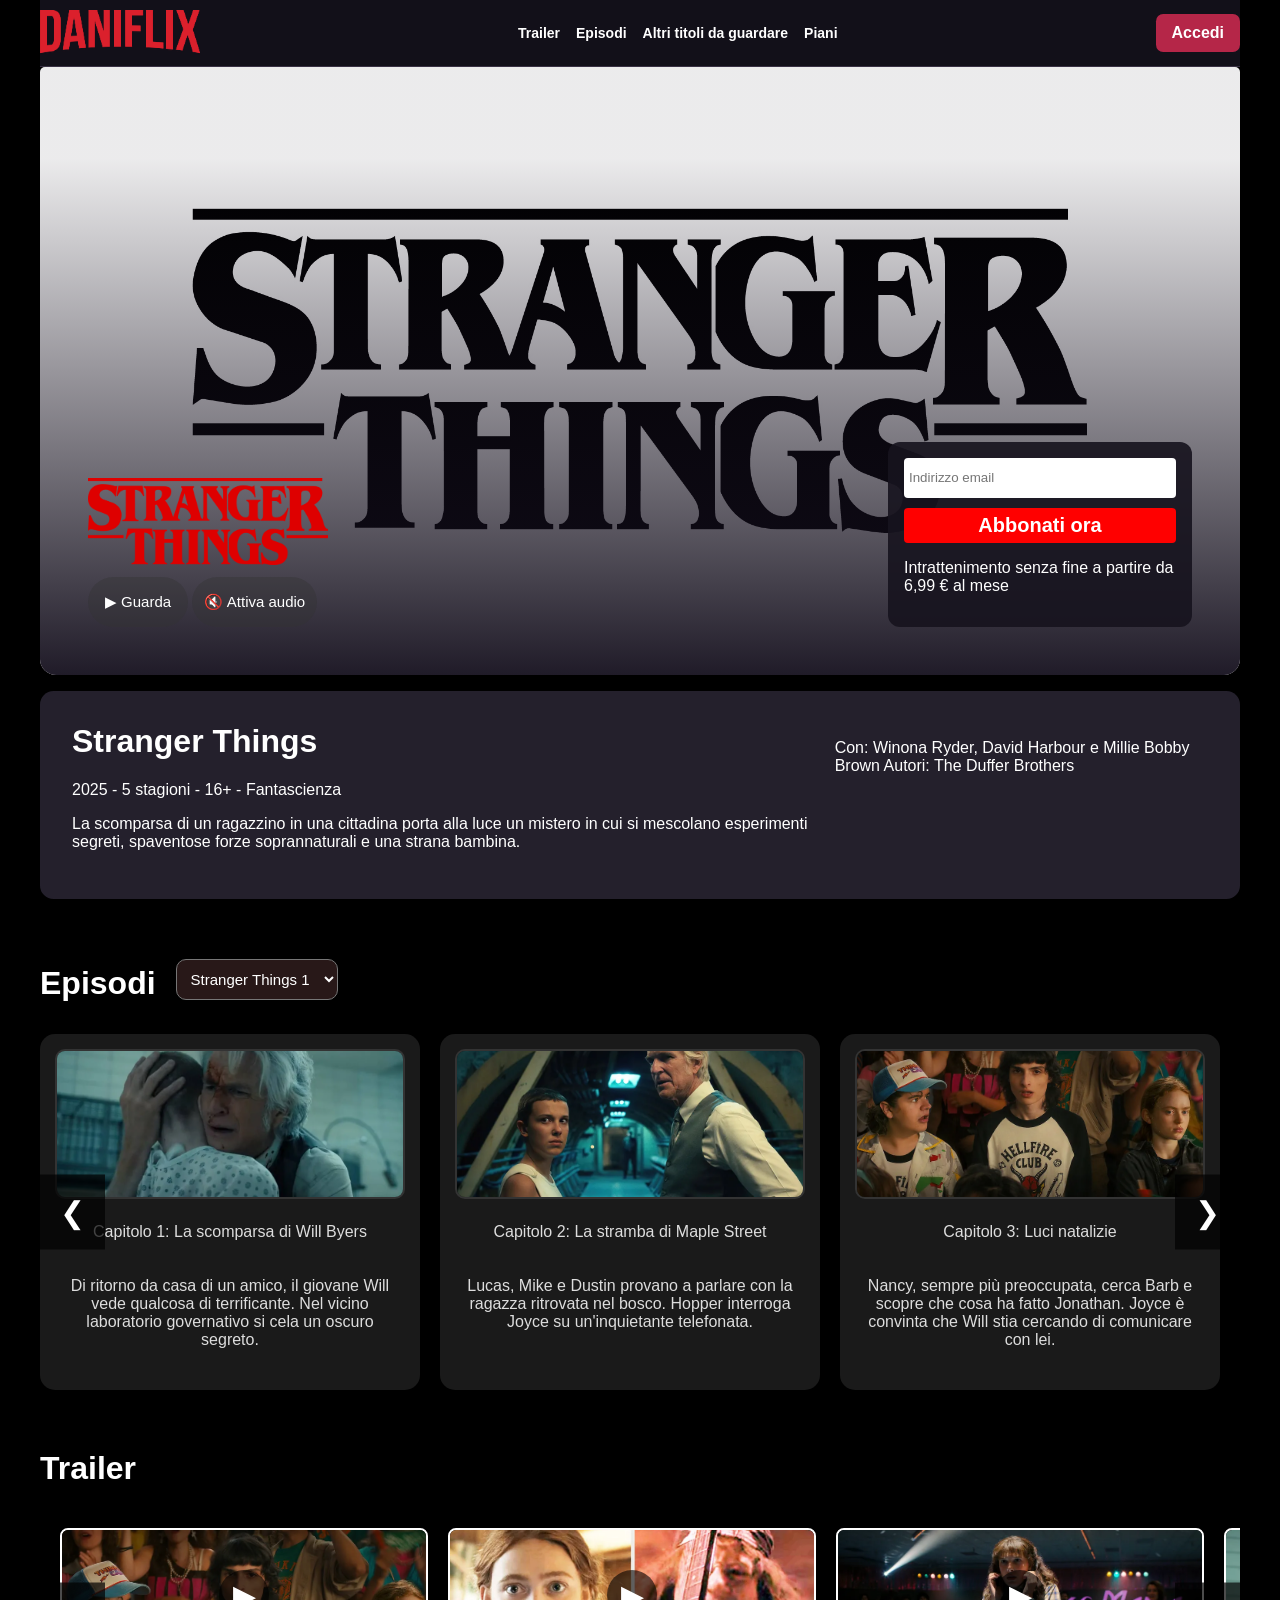
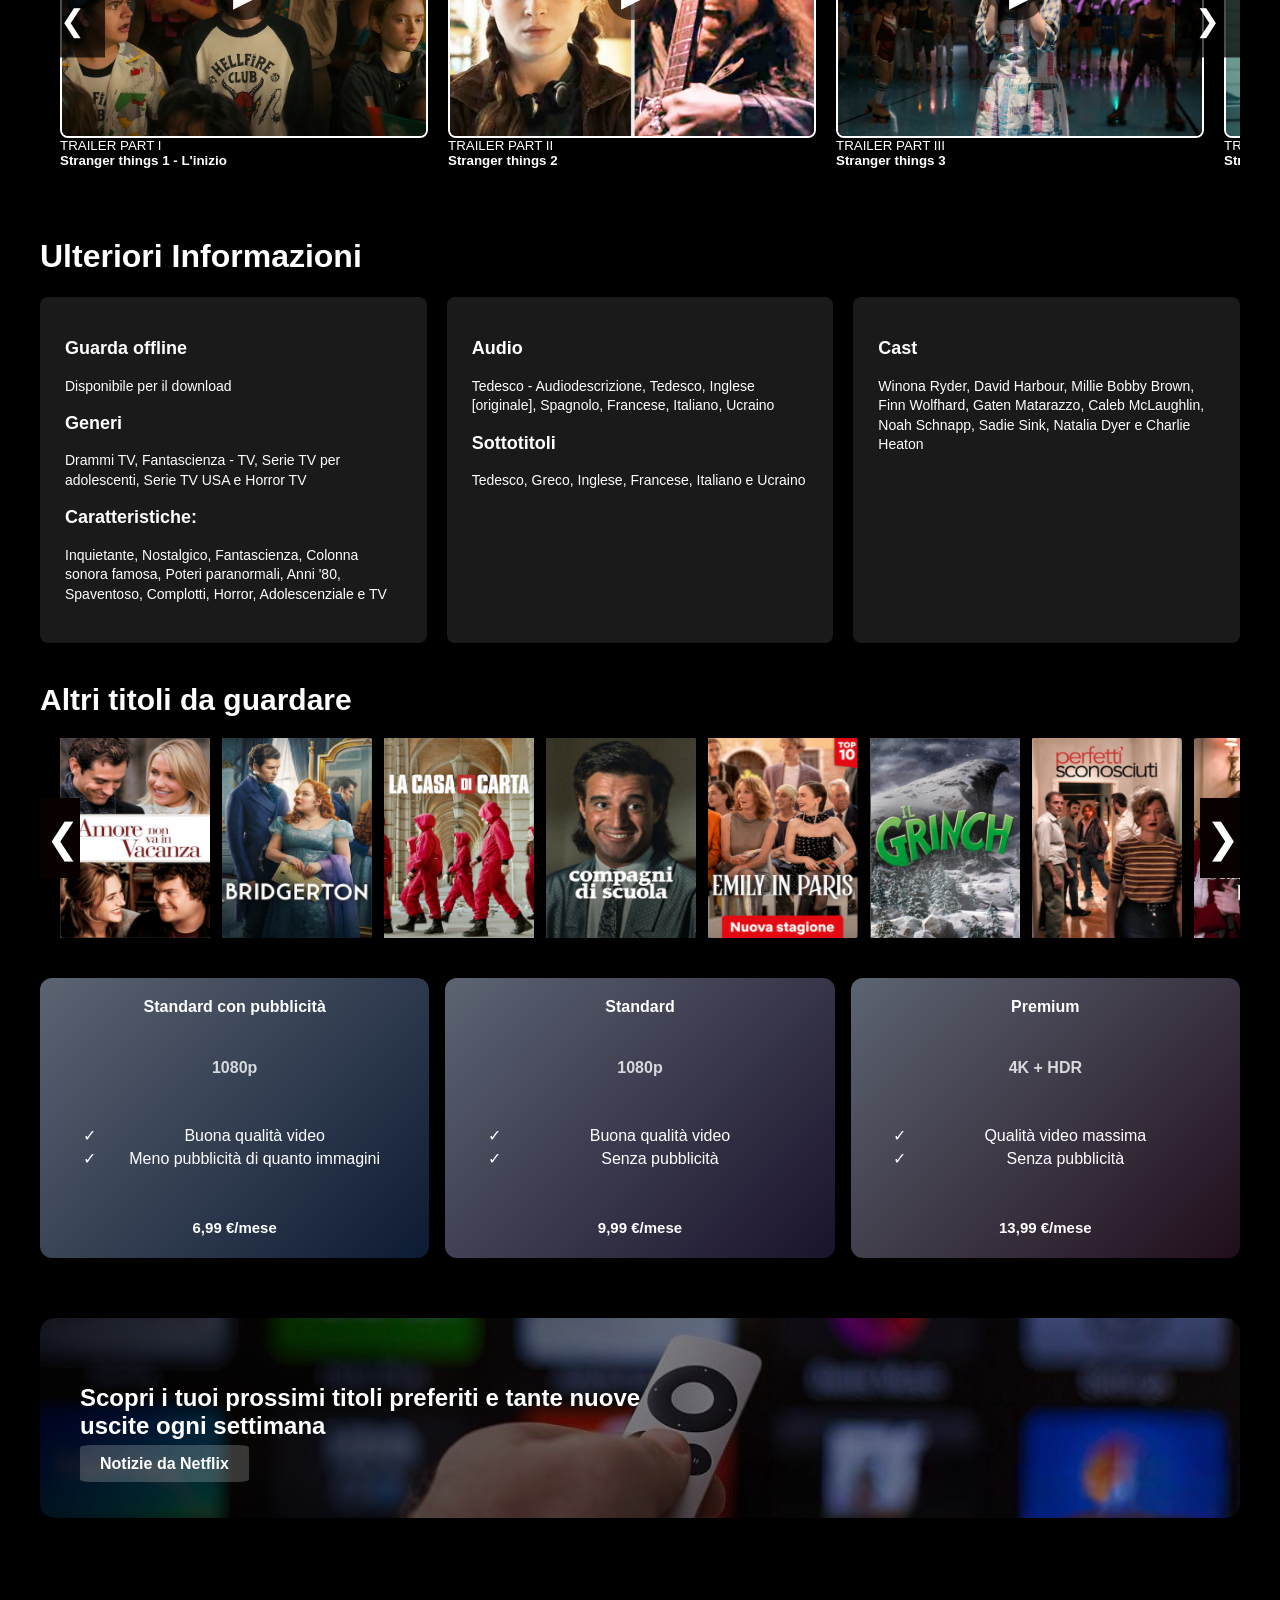
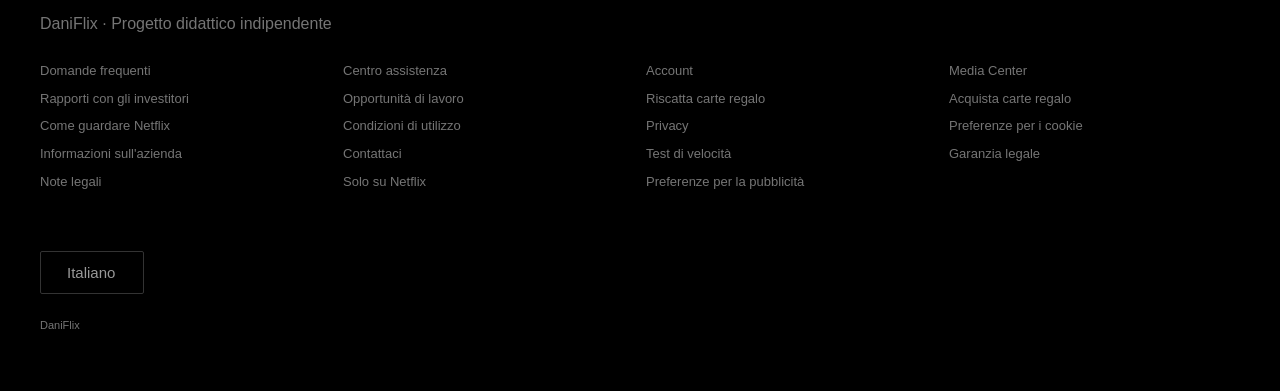
<file: index.html>
<!DOCTYPE html>
<html lang="it">
<head>
    <meta charset="UTF-8">
    <meta name="viewport" content="width=device-width, initial-scale=1.0">
    <title>DaniFlix | Stranger Things</title>
    <script src="storage.js" defer></script>
    <script src="index.js" defer></script>
    <link rel="stylesheet" href="style.css">
    
</head>
<body>

    <div class="pagina">
        
   <header id="navbar"> 
   <img id="logo" src="LOGO/LOGO2.png" alt="DaniFlix">
   <nav aria-label="Sezioni della pagina"><ul id="navlinks">
    <li><a href="#trailer">Trailer</a></li>
   <li><a href="#sezione-episodi">Episodi</a></li>
    <li><a href="#altri-titoli">Altri titoli da guardare</a></li>
    <li><a href="#piani">Piani</a></li>
   </ul></nav>

<!--area utente: se non sei loggato mostra Accedi, se sei loggato mostra Logout-->
   <div id="areaUtente">
    <a href="form.html" id="Accedi">Accedi</a>
   </div>
 
</header>
<main>
   


   
<!--video con play e stop  mute -->
    <div id="preview-container">
        
   <video autoplay muted playsinline poster="IMMAGINI/Stranger.jpg">
<source src="video/videoplayback.mp4">
   </video>
   <div id="preview-overlay">
    

    <div id="preview-details">
      <img id="loghett" src="IMMAGINI/stranger.PNG" alt="Stranger Things">
       <button id="playButton">▶️ Guarda</button>
       <button id="mute">🔇 Attiva audio</button>

</div>


<!--primo form presente nell abbonamento nella pagina index con bottone-->
    <form id="form-abbonamento" novalidate>
    <input type="email" id="email" placeholder="Indirizzo email" aria-label="Indirizzo email" aria-describedby="erroreEmail" autocomplete="email">
    <span id="erroreEmail" role="status"></span>

    <button id="bottoneAccediForm" type="submit">Abbonati ora</button>
    <p>Intrattenimento senza fine a partire da 6,99 € al mese</p>

    </form>



</div>
</div>



<!--bottone con scroll abbonati rosso-->


<a href="#form-abbonamento" id="abbonati" class="abbonati">Abbonati ora</a>


<!--container grigio-->

<div class="container-grigio">
  <div class="figlio-container">
  <h1>Stranger Things</h1> 
  <p>2025  -   5 stagioni    -    16+  -   Fantascienza</p>
  <p>La scomparsa di un ragazzino in una cittadina porta alla luce un mistero in cui si mescolano esperimenti segreti, spaventose forze soprannaturali e una strana bambina.</p>
  </div>

  <div class="seconda-colonna">

    <p>Con: Winona Ryder, David Harbour e Millie Bobby Brown
Autori: The Duffer Brothers</p>
  </div>
</div>





     
 <!--menu episodi-->
    
    
  <div class="menu-episodi" id="sezione-episodi"> 
  <h1>Episodi</h1>
  <select id="strangerSelect" aria-label="Stagione" onchange="showStranger(this.value)"><!--seleziona la stagione  e mostra lepisodio-->
    <option value="stranger1">Stranger Things 1</option>
    <option value="stranger2">Stranger Things 2</option>
    <option value="stranger3">Stranger Things 3</option>
    <option value="stranger4">Stranger Things 4</option>
    <option value="stranger5">Stranger Things 5</option>
  </select>
</div>

<div class="gallery-wrapper">
 
<div class="gallery">

  <button id="btn-sinistro" aria-label="Episodi precedenti" class="scroll-btn">❮</button>

  <!-- Stagione 1 -->
  <div class="item" id="stranger1">
    <div class="card">
      <img src="IMMAGINI EPISODI/stranger-things-season-4-pictures-3rl5h2uhuz54liur.jpg" alt="Capitolo 1">
      <p>Capitolo 1: La scomparsa di Will Byers</p>
      <p>Di ritorno da casa di un amico, il giovane Will vede qualcosa di terrificante. Nel vicino laboratorio governativo si cela un oscuro segreto.</p>
    </div>

    <div class="card">
      <img src="IMMAGINI EPISODI/stranger-things-season-4-pictures-9uw60m7cnna2olbh.jpg" alt="Capitolo 2">
      <p>Capitolo 2: La stramba di Maple Street</p>
      <p>Lucas, Mike e Dustin provano a parlare con la ragazza ritrovata nel bosco. Hopper interroga Joyce su un'inquietante telefonata.</p>
    </div>

    <div class="card">
      <img src="IMMAGINI EPISODI/stranger-things-season-4-pictures-d5injm820371ykug.jpg" alt="Capitolo 3">
      <p>Capitolo 3: Luci natalizie</p>
      <p>Nancy, sempre più preoccupata, cerca Barb e scopre che cosa ha fatto Jonathan. Joyce è convinta che Will stia cercando di comunicare con lei.</p>
    </div>

    <div class="card">
      <img src="IMMAGINI EPISODI/stranger-things-season-4-pictures-ouexazv4l8mupxhd.jpg" alt="Capitolo 4">
      <p>Capitolo 4: Il corpo</p>
      <p>Rifiutando la morte del figlio, Joyce cerca di entrare in contatto con lui. I ragazzi sistemano Undici, mentre Nancy e Jonathan siglano un'improbabile alleanza.</p>
    </div>


    <div class="card">
      <img src="IMMAGINI EPISODI/stranger-things-season-4-pictures-p48s7haf5zysli77.jpg" alt="Capitolo 5">
      <p>Capitolo 4: Il corpo</p>
      <p>Rifiutando la morte del figlio, Joyce cerca di entrare in contatto con lui. I ragazzi sistemano Undici, mentre Nancy e Jonathan siglano un'improbabile alleanza.</p>
    </div>

    <div class="card">
      <img src="IMMAGINI EPISODI/stranger-things-season-4-pictures-s4z7w4szejhnhjlo (1).jpg" alt="Capitolo 6">
      <p>Capitolo 4: Il corpo</p>
      <p>Rifiutando la morte del figlio, Joyce cerca di entrare in contatto con lui. I ragazzi sistemano Undici, mentre Nancy e Jonathan siglano un'improbabile alleanza.</p>
    </div>

  </div> <!-- fine stranger1 -->

  <!-- Stagione 2 -->
  <div class="item" id="stranger2">
    <div class="card">
      <img src="IMMAGINI EPISODI/stranger-things-season-4-pictures-s4z7w4szejhnhjlo.jpg" alt="Capitolo 1">
      <p>Capitolo 1: Il ritorno di Will</p>
      <p>Will torna a casa ma strani eventi iniziano a manifestarsi nella cittadina di Hawkins.</p>
    </div>

    <div class="card">
      <img src="IMMAGINI EPISODI/stranger-things-season-4-pictures-u36ve7bczhc7edcl.jpg" alt="Capitolo 2">
      <p>Capitolo 2: Ombre dal passato</p>
      <p>Lucas e Mike cercano di capire cosa sia successo durante l'assenza di Will, mentre Undici affronta nuove sfide.</p>
    </div>

    <div class="card">
      <img src="IMMAGINI EPISODI/1.jpg" alt="Capitolo 4">
      <p>Capitolo 4: Il corpo</p>
      <p>Rifiutando la morte del figlio, Joyce cerca di entrare in contatto con lui. I ragazzi sistemano Undici, mentre Nancy e Jonathan siglano un'improbabile alleanza.</p>
    </div>

    <div class="card">
      <img src="IMMAGINI EPISODI/2.jpg" alt="Capitolo 4">
      <p>Capitolo 4: Il corpo</p>
      <p>Rifiutando la morte del figlio, Joyce cerca di entrare in contatto con lui. I ragazzi sistemano Undici, mentre Nancy e Jonathan siglano un'improbabile alleanza.</p>
    </div>

    <div class="card">
      <img src="IMMAGINI EPISODI/3.jpg" alt="Capitolo 4">
      <p>Capitolo 4: Il corpo</p>
      <p>Rifiutando la morte del figlio, Joyce cerca di entrare in contatto con lui. I ragazzi sistemano Undici, mentre Nancy e Jonathan siglano un'improbabile alleanza.</p>
    </div>

    <div class="card">
      <img src="IMMAGINI EPISODI/4.jpg" alt="Capitolo 4">
      <p>Capitolo 4: Il corpo</p>
      <p>Rifiutando la morte del figlio, Joyce cerca di entrare in contatto con lui. I ragazzi sistemano Undici, mentre Nancy e Jonathan siglano un'improbabile alleanza.</p>
    </div>
  </div> <!-- fine stranger2 -->

  <!-- Stagione 3 -->
  <div class="item" id="stranger3">
    <div class="card">
      <img src="IMMAGINI EPISODI/5.jpg" alt="Capitolo 1">
      <p>Capitolo 1: Estate a Hawkins</p>
      <p>I ragazzi affrontano un'estate calda e misteriosa, mentre un nuovo pericolo incombe sulla città.</p>
    </div>

    <div class="card">
      <img src="IMMAGINI EPISODI/6l.jpg" alt="Capitolo 4">
      <p>Capitolo 4: Il corpo</p>
      <p>Rifiutando la morte del figlio, Joyce cerca di entrare in contatto con lui. I ragazzi sistemano Undici, mentre Nancy e Jonathan siglano un'improbabile alleanza.</p>
    </div>

    <div class="card">
      <img src="IMMAGINI EPISODI/7.jpg" alt="Capitolo 4">
      <p>Capitolo 4: Il corpo</p>
      <p>Rifiutando la morte del figlio, Joyce cerca di entrare in contatto con lui. I ragazzi sistemano Undici, mentre Nancy e Jonathan siglano un'improbabile alleanza.</p>
    </div>

    <div class="card">
      <img src="IMMAGINI EPISODI/8.jpg" alt="Capitolo 4">
      <p>Capitolo 4: Il corpo</p>
      <p>Rifiutando la morte del figlio, Joyce cerca di entrare in contatto con lui. I ragazzi sistemano Undici, mentre Nancy e Jonathan siglano un'improbabile alleanza.</p>
    </div>

    <div class="card">
      <img src="IMMAGINI EPISODI/9.jpg" alt="Capitolo 4">
      <p>Capitolo 4: Il corpo</p>
      <p>Rifiutando la morte del figlio, Joyce cerca di entrare in contatto con lui. I ragazzi sistemano Undici, mentre Nancy e Jonathan siglano un'improbabile alleanza.</p>
    </div>

    <div class="card">
      <img src="IMMAGINI EPISODI/10.jpg" alt="Capitolo 4">
      <p>Capitolo 4: Il corpo</p>
      <p>Rifiutando la morte del figlio, Joyce cerca di entrare in contatto con lui. I ragazzi sistemano Undici, mentre Nancy e Jonathan siglano un'improbabile alleanza.</p>
    </div>
  </div> <!-- fine stranger3 -->

  <!-- Stagione 4 -->
  <div class="item" id="stranger4">
    <div class="card">
      <img src="IMMAGINI EPISODI/11.jpg" alt="Capitolo 1">
      <p>Capitolo 1: Oscurità crescente</p>
      <p>Strani eventi minacciano Hawkins: gli amici si preparano ad affrontare l'ignoto insieme.</p>
    </div>

    <div class="card">
      <img src="IMMAGINI EPISODI/12j.jpg" alt="Capitolo 4">
      <p>Capitolo 4: Il corpo</p>
      <p>Rifiutando la morte del figlio, Joyce cerca di entrare in contatto con lui. I ragazzi sistemano Undici, mentre Nancy e Jonathan siglano un'improbabile alleanza.</p>
    </div>


    <div class="card">
      <img src="IMMAGINI EPISODI/16.jpg" alt="Capitolo 4">
      <p>Capitolo 4: Il corpo</p>
      <p>Rifiutando la morte del figlio, Joyce cerca di entrare in contatto con lui. I ragazzi sistemano Undici, mentre Nancy e Jonathan siglano un'improbabile alleanza.</p>
    </div>


    <div class="card">
      <img src="trailer/scena-di-fantasia-oscura.jpg" alt="Capitolo 4">
      <p>Capitolo 4: Il corpo</p>
      <p>Rifiutando la morte del figlio, Joyce cerca di entrare in contatto con lui. I ragazzi sistemano Undici, mentre Nancy e Jonathan siglano un'improbabile alleanza.</p>
    </div>


    <div class="card">
      <img src="trailer/scena-di-fantasia-oscura.jpg" alt="Capitolo 4">
      <p>Capitolo 4: Il corpo</p>
      <p>Rifiutando la morte del figlio, Joyce cerca di entrare in contatto con lui. I ragazzi sistemano Undici, mentre Nancy e Jonathan siglano un'improbabile alleanza.</p>
    </div>

    <div class="card">
      <img src="trailer/scena-di-fantasia-oscura.jpg" alt="Capitolo 4">
      <p>Capitolo 4: Il corpo</p>
      <p>Rifiutando la morte del figlio, Joyce cerca di entrare in contatto con lui. I ragazzi sistemano Undici, mentre Nancy e Jonathan siglano un'improbabile alleanza.</p>
    </div>
  </div> <!-- fine stranger4 -->

  <!-- Stagione 5 -->
  <div class="item" id="stranger5">
    <div class="card">
      <img src="trailer/scena-di-fantasia-oscura.jpg" alt="Capitolo 1">
      <p>Capitolo 1: L'ultima battaglia</p>
      <p>Il mistero raggiunge il culmine e i ragazzi devono affrontare il loro nemico più potente.</p>
    </div>
<div class="card">
      <img src="trailer/scena-di-fantasia-oscura.jpg" alt="Capitolo 4">
      <p>Capitolo 4: Il corpo</p>
      <p>Rifiutando la morte del figlio, Joyce cerca di entrare in contatto con lui. I ragazzi sistemano Undici, mentre Nancy e Jonathan siglano un'improbabile alleanza.</p>
    </div>

    <div class="card">
      <img src="trailer/scena-di-fantasia-oscura.jpg" alt="Capitolo 4">
      <p>Capitolo 4: Il corpo</p>
      <p>Rifiutando la morte del figlio, Joyce cerca di entrare in contatto con lui. I ragazzi sistemano Undici, mentre Nancy e Jonathan siglano un'improbabile alleanza.</p>
    </div>

    <div class="card">
      <img src="trailer/scena-di-fantasia-oscura.jpg" alt="Capitolo 4">
      <p>Capitolo 4: Il corpo</p>
      <p>Rifiutando la morte del figlio, Joyce cerca di entrare in contatto con lui. I ragazzi sistemano Undici, mentre Nancy e Jonathan siglano un'improbabile alleanza.</p>
    </div>

    <div class="card">
      <img src="trailer/scena-di-fantasia-oscura.jpg" alt="Capitolo 4">
      <p>Capitolo 4: Il corpo</p>
      <p>Rifiutando la morte del figlio, Joyce cerca di entrare in contatto con lui. I ragazzi sistemano Undici, mentre Nancy e Jonathan siglano un'improbabile alleanza.</p>
    </div>

    <div class="card">
      <img src="trailer/scena-di-fantasia-oscura.jpg" alt="Capitolo 4">
      <p>Capitolo 4: Il corpo</p>
      <p>Rifiutando la morte del figlio, Joyce cerca di entrare in contatto con lui. I ragazzi sistemano Undici, mentre Nancy e Jonathan siglano un'improbabile alleanza.</p>
    </div>
  </div> <!-- fine stranger5 -->




  

 <button id="btn-destro" aria-label="Episodi successivi" class="scroll-btn">❯</button>
</div> <!-- fine gallery -->
</div>







<!--TRAILER-->
<h1 id="trailer">Trailer</h1>
<div class="carousel-container-global" style="position: relative;">
  <button id="prev-trailer" aria-label="Trailer precedenti" class="scroll-btn" style="left:0">❮</button>
  
  <div class="carousel-wrapper" id="trailer-slider">
    <button type="button" class="trailer-container" onclick="apriVideo(0)">
      <img src="IMMAGINI EPISODI/13g.jpg" alt="">
      <span class="play-btn" aria-hidden="true">▶</span>
      <span>TRAILER PART I</span>
      <strong>Stranger things 1 - L'inizio</strong>
    </button>

    <button type="button" class="trailer-container" onclick="apriVideo(1)">
      <img src="immagini trailer/king.jpg" alt="">
      <span class="play-btn" aria-hidden="true">▶</span>
      <span>TRAILER PART II</span>
      <strong>Stranger things 2</strong>
    </button>

    <button type="button" class="trailer-container" onclick="apriVideo(2)">
      <img src="immagini trailer/stranger-things-season-4-pictures-4jp53cux5zi91dcp.jpg" alt="">
      <span class="play-btn" aria-hidden="true">▶</span>
      <span>TRAILER PART III</span>
      <strong>Stranger things 3</strong>
    </button>

    <button type="button" class="trailer-container" onclick="apriVideo(3)">
      <img src="immagini trailer/stranger-things-season-4-pictures-hdcq4nfpo4pjeatc.jpg" alt="">
      <span class="play-btn" aria-hidden="true">▶</span>
      <span>TRAILER PART IV</span>
      <strong>Stranger things 4</strong>
    </button>

    <button type="button" class="trailer-container" onclick="apriVideo(4)">
      <img src="immagini trailer/stranger-things-season-4-pictures-j816hg5y3xvpz3w9.jpg" alt="">
      <span class="play-btn" aria-hidden="true">▶</span>
      <span>TRAILER PART V</span>
      <strong>Stranger things 5 - The Finals</strong>
    </button>
  </div>

  <button id="next-trailer" aria-label="Trailer successivi" class="scroll-btn" style="right:0">❯</button>
</div>




<dialog id="videoModal" class="modal" aria-label="Trailer DaniFlix">
  <button type="button" class="close-btn" aria-label="Chiudi trailer">×</button>
  <video id="player" controls playsinline>
    Il tuo browser non supporta i video.
  </video>
</dialog>








 


  



<h1>Ulteriori Informazioni</h1>

<div class="informazioni">

<div class="informazioni1">
 <h2>Guarda offline</h2>
      <p>Disponibile per il download</p>
      
      <h2>Generi</h2>
      <p>Drammi TV, Fantascienza - TV, Serie TV per adolescenti, Serie TV USA e Horror TV</p>
      
      <h2>Caratteristiche:</h2>
      <p>Inquietante, Nostalgico, Fantascienza, Colonna sonora famosa, Poteri paranormali, Anni '80, Spaventoso, Complotti, Horror, Adolescenziale e TV</p>
    </div>
<div class="informazioni2">
  <h2>Audio</h2>
      <p>Tedesco - Audiodescrizione, Tedesco, Inglese [originale], Spagnolo, Francese, Italiano, Ucraino</p>
      
      <h2>Sottotitoli</h2>
      <p>Tedesco, Greco, Inglese, Francese, Italiano e Ucraino</p>
    </div>
<div class="informazioni3">
 <h2>Cast</h2>
      <p>Winona Ryder, David Harbour, Millie Bobby Brown, Finn Wolfhard, Gaten Matarazzo, Caleb McLaughlin, Noah Schnapp, Sadie Sink, Natalia Dyer e Charlie Heaton</p>
</div>
</div>















<!--galleria altri titoli da guardare-->






<h3 id="altri-titoli">Altri titoli da guardare</h3>


<section id="category">
  

  <!-- Freccia sinistra -->
  <button id="btn-left" aria-label="Titoli precedenti" class="arrow">❮</button>

  <!-- Contenitore immagini -->
  <div class="category-container">
    <img src="IMMAGINI/amoreholiday.jpg" class="visibile">
    <img src="IMMAGINI/bridgerton.jpg" class="prossima">
    <img src="IMMAGINI/casa di cata.jpg">
    <img src="IMMAGINI/compagni di scuola.jpg">
    <img src="IMMAGINI/emily inapris.jpg">
    <img src="IMMAGINI/grinch.jpg">
    <img src="IMMAGINI/perfettisconosciuti.jpg">
    <img src="IMMAGINI/unamamma per amica.jpg">
    <img src="IMMAGINI/LUPIN_S2_9X16_IT20210128-6828-1gdk768.jpg.webp">
    <img src="IMMAGINI/f1 film.jpg">
    <img src="IMMAGINI/it.jpg">
    <img src="IMMAGINI/supergirl.jpg">
    <img src="IMMAGINI/superman.jpg">
  </div>

  <!-- Freccia destra -->
  <button id="btn-right" aria-label="Titoli successivi" class="arrow">❯</button>
</section>


<!--piani-->


<div class="piani-container" id="piani">
  
  <a href="piano.html">
    <div class="piano card-blue">
      <h3>Standard con pubblicità</h3>
      <p class="risoluzione">1080p</p>
      <ul>
        <li>Buona qualità video</li>
        <li>Meno pubblicità di quanto immagini</li>
      </ul>
      <p class="prezzo">6,99 €/mese</p>
    </div>
  </a>

  <a href="piano.html">
    <div class="piano card-purple">
      <h3>Standard</h3>
      <p class="risoluzione">1080p</p>
      <ul>
        <li>Buona qualità video</li>
        <li>Senza pubblicità</li>
      </ul>
      <p class="prezzo">9,99 €/mese</p>
    </div>
  </a>

  <a href="piano.html">
    <div class="piano card-dark-purple">
      <h3>Premium</h3>
      <p class="risoluzione">4K + HDR</p>
      <ul>
        <li>Qualità video massima</li>
        <li>Senza pubblicità</li>
      </ul>  
      <p class="prezzo">13,99 €/mese</p>
    </div>
  </a>

</div>

<!--banner prossimi-->
<div class="banner-prossimi">
  <div class="banner-content">
    <h2>Scopri i tuoi prossimi titoli preferiti e tante nuove uscite ogni settimana</h2>
  <a class="btn-scopri" href="https://about.netflix.com/it/newsroom">Notizie da Netflix</a>
  </div>
</div>


<!--footer-->

<footer class="netflix-footer">
  <p class="footer-contact">DaniFlix · Progetto didattico indipendente</p>

  <div class="footer-links-container">
    <ul class="footer-links-column">
      <li><a href="#">Domande frequenti</a></li>
      <li><a href="#">Rapporti con gli investitori</a></li>
      <li><a href="#">Come guardare Netflix</a></li>
      <li><a href="#">Informazioni sull'azienda</a></li>
      <li><a href="#">Note legali</a></li>
    </ul>

    <ul class="footer-links-column">
      <li><a href="#">Centro assistenza</a></li>
      <li><a href="#">Opportunità di lavoro</a></li>
      <li><a href="#">Condizioni di utilizzo</a></li>
      <li><a href="#">Contattaci</a></li>
      <li><a href="#">Solo su Netflix</a></li>
    </ul>

    <ul class="footer-links-column">
      <li><a href="#">Account</a></li>
      <li><a href="#">Riscatta carte regalo</a></li>
      <li><a href="#">Privacy</a></li>
      <li><a href="#">Test di velocità</a></li>
      <li><a href="#">Preferenze per la pubblicità</a></li>
    </ul>

    <ul class="footer-links-column">
      <li><a href="#">Media Center</a></li>
      <li><a href="#">Acquista carte regalo</a></li>
      <li><a href="#">Preferenze per i cookie</a></li>
      <li><a href="#">Garanzia legale</a></li>
    </ul>
  </div>

  <div class="language-selector">
    <select name="language" id="lang-select">
      <option value="it">Italiano</option>
      <option value="en">English</option>
    </select>
  </div>

  <p class="footer-country">DaniFlix</p>
</footer>







  







</main>
</div>




  
</body>
</html>
</file>
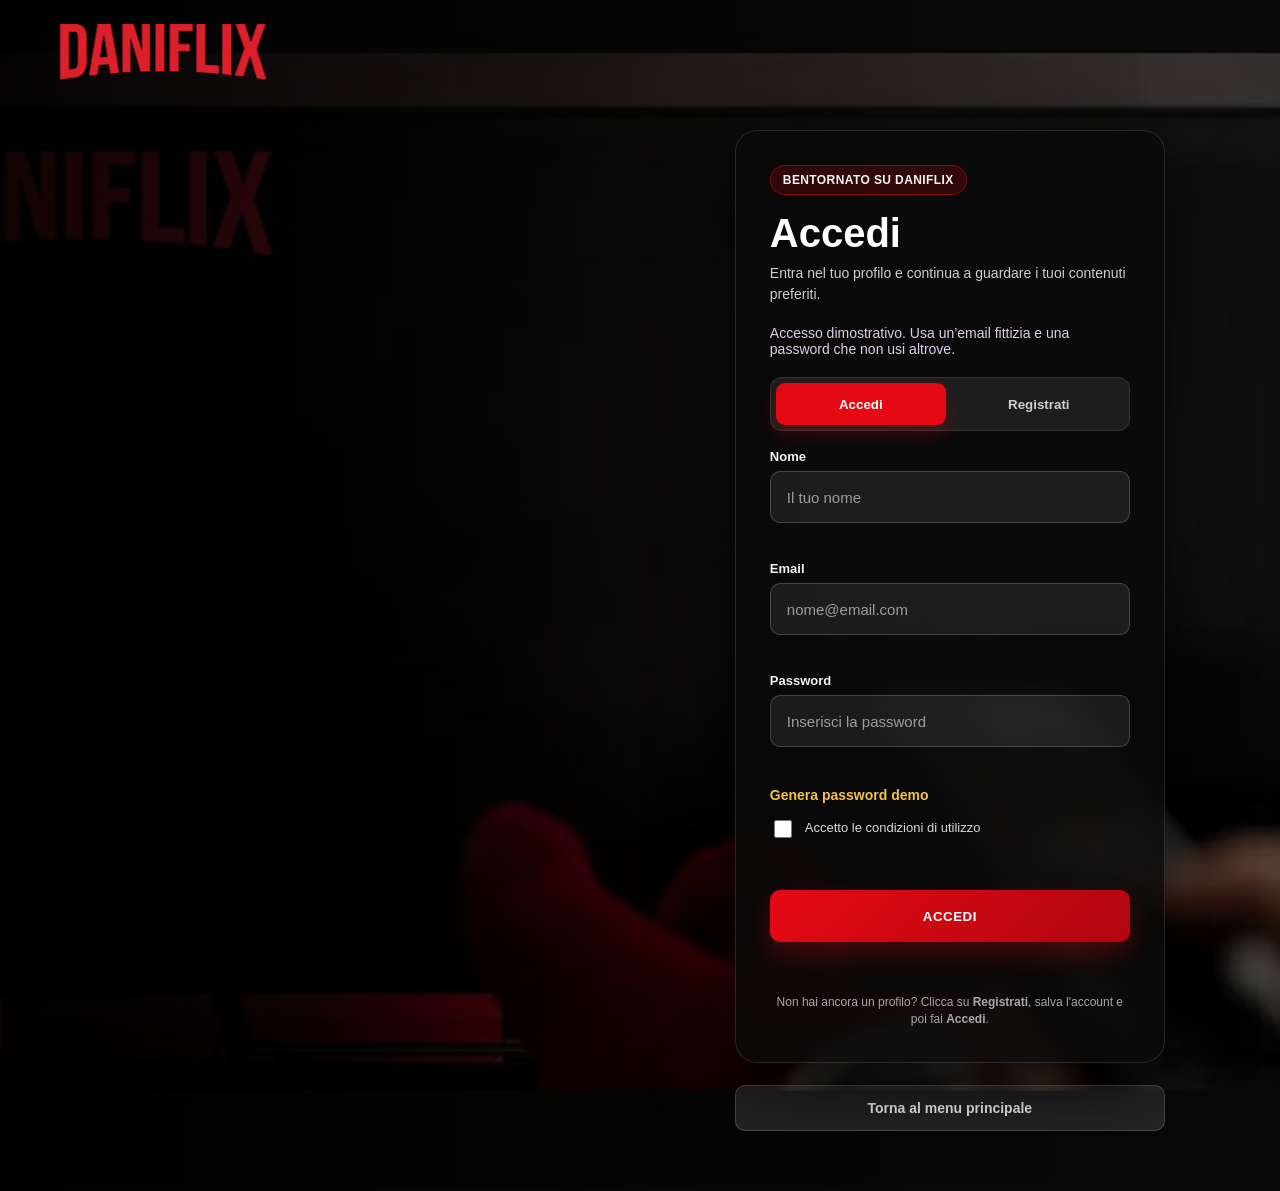
<file: form.html>
<!DOCTYPE html>
<html lang="it">
<head>
    <meta charset="UTF-8">
    <meta name="viewport" content="width=device-width, initial-scale=1.0">
    <title>Login | DaniFlix</title>
    <link rel="stylesheet" href="form.css">
    <script src="storage.js" defer></script>
    <script src="form.js" defer></script>
</head>
<body class="sfondo-personalizzato">

    <header class="login-header">
        <a href="index.html" class="logo-link" aria-label="Torna alla homepage">
            <img src="LOGO/LOGO2.png" alt="Logo DaniFlix" class="logo-login">
        </a>
    </header>

    <main class="login-page">
        <section class="overlay2" aria-label="Modulo login e registrazione DaniFlix">
            <form id="authForm" novalidate>
                <div class="form-intro">
                    <span class="form-badge" id="formBadge">Bentornato su DaniFlix</span>
                    <h1 id="authTitle">Accedi</h1>
                    <p id="authSubtitle">Entra nel tuo profilo e continua a guardare i tuoi contenuti preferiti.</p>
                </div>

                <p class="nota-demo">Accesso dimostrativo. Usa un’email fittizia e una password che non usi altrove.</p>
                <div class="auth-tabs" aria-label="Scegli accesso o registrazione">
                    <button type="button" id="tabAccedi" class="tab-attiva">Accedi</button>
                    <button type="button" id="tabRegistrati">Registrati</button>
                </div>

                <div class="campo-form campo-nome nascosto" id="campoNome">
                    <label for="nome">Nome</label>
                    <input type="text" id="nome" aria-describedby="erroreNome" placeholder="Il tuo nome" autocomplete="name">
                    <div id="erroreNome" class="errore"></div>
                </div>

                <div class="campo-form">
                    <label for="email">Email</label>
                    <input type="email" id="email" aria-describedby="erroreEmail" placeholder="nome@email.com" autocomplete="email">
                    <div id="erroreEmail" class="errore"></div>
                </div>

                <div class="campo-form">
                    <label for="password">Password</label>
                    <input type="password" id="password" aria-describedby="errorePassword" placeholder="Inserisci la password" autocomplete="current-password">
                    <div id="errorePassword" class="errore"></div>
                </div>

                <a href="#" id="generaPassword">Genera password demo</a>

                <div class="checkbox-container">
                    <input type="checkbox" id="accetto" aria-describedby="erroreAccetto">
                    <label for="accetto">Accetto le condizioni di utilizzo</label>
                </div>
                <div id="erroreAccetto" class="errore"></div>

                <button id="bottoneAuth" type="submit">ACCEDI</button>

                <p id="successo" class="messaggio-successo" role="status"></p>
                <p id="erroreArchivio" class="errore" role="alert"></p>

                <p class="nota-accesso" id="notaAccesso">
                    Non hai ancora un profilo? Clicca su <strong>Registrati</strong>, salva l'account e poi fai <strong>Accedi</strong>.
                </p>
            </form>
        </section>

        <a href="index.html" class="menu-principale">Torna al menu principale</a>
    </main>

</body>
</html>
</file>
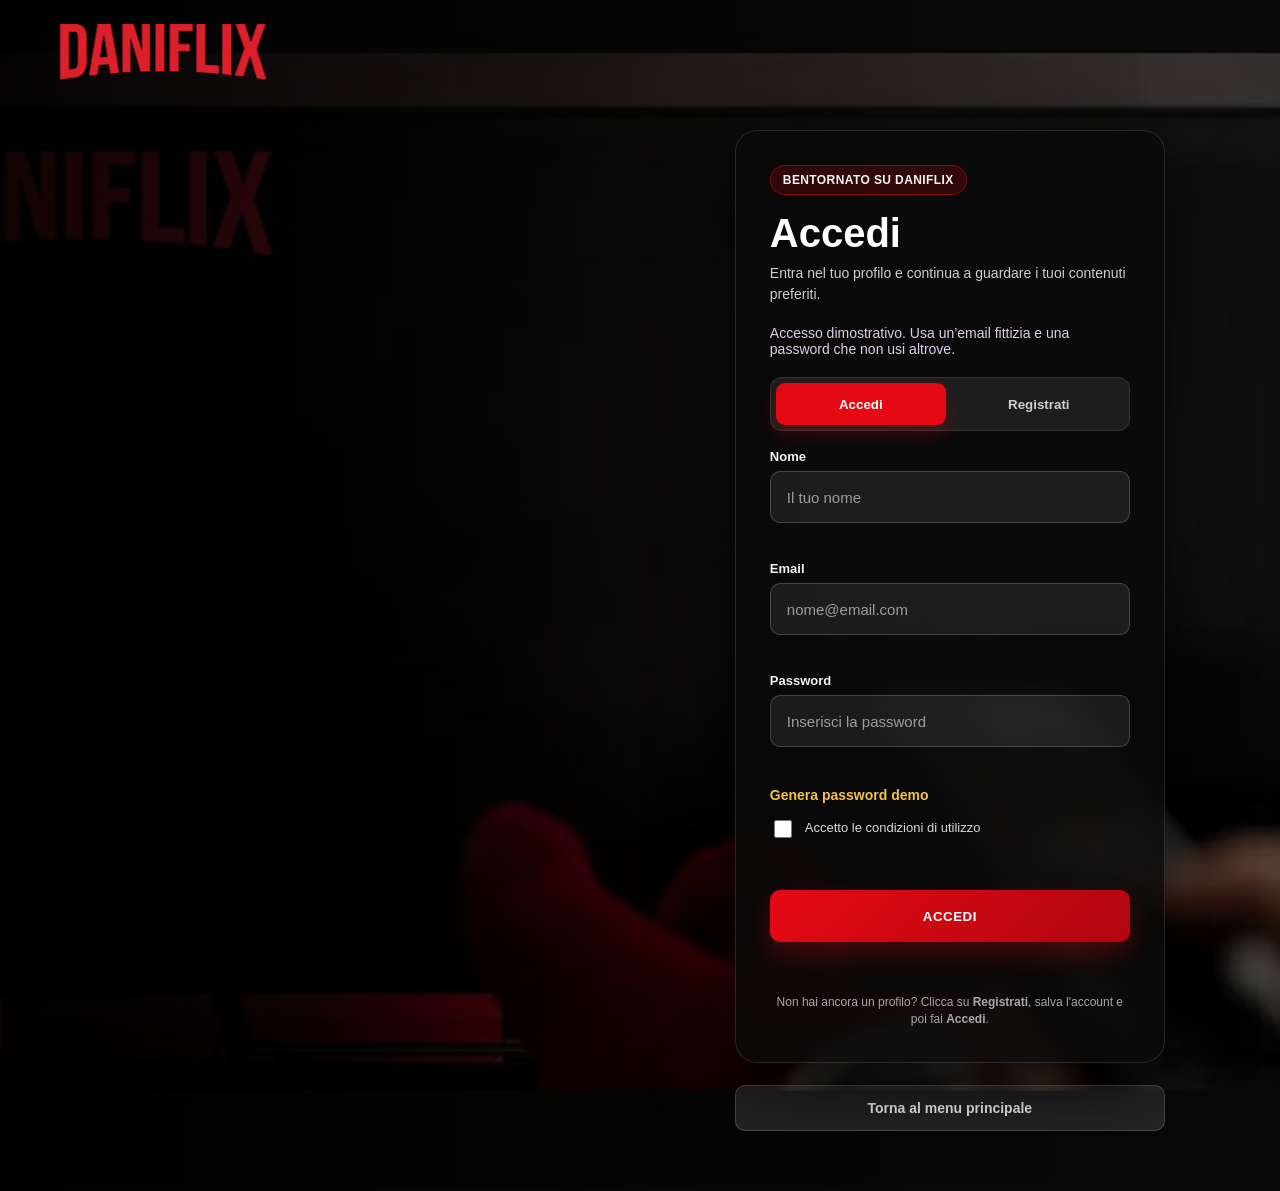
<file: piano.html>
<!DOCTYPE html>
<html lang="it">
<head>
    <meta charset="UTF-8">
    <meta name="viewport" content="width=device-width, initial-scale=1.0">
    <title>Piani | DaniFlix</title>
    <link rel="stylesheet" href="piano.css">
    <script src="storage.js"></script>
    <script>
      if (!leggiSessione()) {
        window.location.replace("form.html?destinazione=piano");
      }
    </script>
</head>
<body>

<h1 style="text-align:center; margin:40px 0;">
  Scegli il piano più adatto a te
</h1>

<div class="piani-container">

  <div class="piano card-blue">
    <h3>Standard con pubblicità</h3>
    <p class="risoluzione">1080p</p>
    <ul>
      <li>Buona qualità video</li>
      <li>Meno pubblicità</li>
      <li>2 dispositivi</li>
    </ul>
    <p class="prezzo">6,99 €/mese</p>
  </div>

  <div class="piano card-purple">
    <h3>Standard</h3>
    <p class="risoluzione">1080p</p>
    <ul>
      <li>Senza pubblicità</li>
      <li>2 dispositivi</li>
      <li>Download</li>
    </ul>
    <p class="prezzo">9,99 €/mese</p>
  </div>

  <div class="piano card-dark-purple">
    <h3>Premium</h3>
    <p class="risoluzione">4K + HDR</p>
    <ul>
      <li>Qualità massima</li>
      <li>4 dispositivi</li>
      <li>Audio spaziale</li>
    </ul>
    <p class="prezzo">13,99 €/mese</p>
  </div>

</div>


 <div class="tasto-home"><a class="principale" href="index.html">Home</a></div>
   






</body>
</html>
</file>
<file: style.css>
* {
    box-sizing: border-box;
}

body {
    margin: 0;
    color: white;
    font-family: Arial, Helvetica, sans-serif;
    background-color: black;
    
}

html {
  scroll-behavior: smooth;
}

#navlinks a {
  text-decoration: none;
  color: inherit;
}

#navlinks li {
    list-style: none;
    font-size: 0.875rem;
    font-weight: bold;
}

#navlinks li:hover {
    color:rgb(118, 65, 65) ;
}

#search-icon {
    height:36px;
    margin-left: auto;
    
}

#logo {
    display: block;
    width: clamp(5.5rem, 14vw, 10rem);
    height: auto;
}

#navbar {
    position: sticky;
    top: 0;
    z-index: 1000;
    display: grid;
    grid-template-columns: auto minmax(0, 1fr) auto;
    align-items: center;
    gap: clamp(0.5rem, 2vw, 1.5rem);
    padding-block: 0.65rem;
    background: #121019;
    border-bottom: 1px solid #393144;
}

#navlinks {
    display: flex;
    justify-content: center;
    flex-wrap: wrap;
    gap: 0.65rem 1rem;
    padding: 0;
    margin: 0;
}

#preview-container video {
    position: absolute;
    inset: 0;
    width: 100%;
    height: 100%;
    object-fit: cover;
    border: 0;
}

#preview-overlay {
    position: relative;
    display: grid;
    grid-template-columns: minmax(0, 1fr) minmax(0, 19rem);
    align-items: end;
    gap: 1.25rem;
    padding: clamp(1rem, 4vw, 3rem);
    background: linear-gradient(0deg, #120d1bf0, #120d1b15 85%);
}

#preview-container {
    position: relative;
    display: grid;
    min-height: clamp(24rem, 52vw, 38rem);
    isolation: isolate;
    overflow: hidden;
    border-radius: 0 0 1rem 1rem;
}

#preview-details {
    min-width: 0;
}

#preview-details h3  {
    font-size: 40px;
    margin:15px 0;
}
#preview-details button {
    height: 50px;
    background-color: rgba(50, 50, 50, 0.4);
    color: white;
    border:none ;
    border-radius: 90px;
    min-width: 100px;
    padding-inline: 0.75rem;
    font-size: 15px;
}

#preview-details button:hover {
    background-color: white;
    color: black;
}

#category img {
    
    width:150px;
    margin-right:4px;
    height:200px;
    
}

#category {
    position: relative;
    margin-block: 0.65rem;
}

#form-abbonamento {
    padding: 1rem;
    border-radius: 0.75rem;
    background: #17131ee8;
    scroll-margin-top: 8rem;
}

#form-abbonamento input {
    width: 100%;
    height: 40px;
    margin-bottom: 10px;
    border-radius: 4px;
    border: none;
    padding: 5px;
    
}

#form-abbonamento button {
    width: 100%;
    height: 35px;
    background-color: red;
    color: white;
    border: none;
    border-radius: 4px;
    font-weight: bold;
    cursor: pointer;
    font-size: 20px;
}

#form-abbonamento button:hover {
    background-color: darkred;
}

.nascosto-login {
    display: none !important;
}

#logo2 {
     height: 35px;
    margin: 0 75px;

}

#loghett {
    display: block;
    width: min(100%, 15rem);
    height: auto;
    margin-bottom: 0.75rem;
}

#areaUtente {
    display: flex;
    align-items: center;
    justify-content: end;
    flex-wrap: wrap;
    gap: 0.5rem;
}

.nome-utente {
    min-width: 0;
    max-width: 12rem;
    overflow-wrap: anywhere;
    font-size: 0.875rem;
    font-weight: bold;
}

#Logout {
    background-color: transparent;
    color: rgb(239, 233, 233);
    border: 1px solid rgba(255, 255, 255, 0.35);
    border-radius: 4px;
    padding: 8px 16px;
    font-weight: bold;
    cursor: pointer;
}

#Logout:hover {
    background-color: rgba(255, 255, 255, 0.14);
}

#Accedi {
    display: inline-block;
    padding: 0.65rem 1rem;
    border-radius: 0.45rem;
    background: #b52648;
    color: #fff;
    font-weight: bold;
    text-decoration: none;
}

#Accedi:hover {
    background-color: darkred;
}

.abbonati {
  padding: 12px 20px;
   background-color: red;
  color: white;
  border: none;
  border-radius: 6px;
  font-size: 16px;
  cursor: pointer;

  /* stato iniziale nascosto */
  position: fixed;
  bottom: 20px;
  opacity: 0;
  left: 50%;               /* centro orizzontale */
  transform: translate(-50%, 20px);
  z-index: 1000;
  visibility: hidden;
  pointer-events: none; /* non cliccabile quando nascosto */
}

.abbonati.mostra {
  visibility: visible;
  opacity: 1;
 transform: translate(-50%, 0);
  pointer-events: auto; /* cliccabile */
}

.container-grigio {
    display: grid;
    grid-template-columns: 2fr 1fr;
    gap: 1rem;
    margin-block: 1rem;
    padding: clamp(1rem, 3vw, 2rem);
    border-radius: 0.85rem;
    background: #24202c;
}

.figlio-container {
    min-width: 0;
}

.seconda-colonna {
    min-width: 0;
}

.category-container {
    position: relative;
    display: flex;
    overflow-x: auto;
    width: 100%;
    padding: 10px 20px;
 gap: 8px;
  
}

.category-container img {
  width: 150px;
  min-height: 200px;
  margin-right: 4px;
  flex-shrink: 0;
  cursor: pointer;
  transition: all 0.3s ease
}

.category-container img:hover {
    transform: scale(1.15);
    
 
}

.arrow {
    position: absolute;
    transform: translateY(-50%);
    font-size: 40px;
    color: white;
    width: 40px;
    height: 80px;
    cursor: pointer;
    background-color: rgb(9, 0, 0);
    border: none;
    z-index: 100;
}

#btn-left { left: 0; top: 50%; }

#btn-right { right: 0; top: 50%; }

h3 {
    margin-top: 40px;
    font-size: 30px;
        margin-bottom: 10px;
    
}

.menu-episodi {display: flex;
    gap:20px;
     align-items: center; 

}

h1 {
    margin-top: 50px;
}

 select {
            padding: 10px;
            margin-top: 20px;
            border-radius: 10px;
            background-color: rgb(40, 24, 24);
            color: white;
            font-size: 15px;
        }

.gallery-wrapper {
    position: relative;
    display: flex;
    align-items: center;

}

.gallery, .carousel-wrapper {
    display: flex;
    gap: 20px; /* Spazio identico per entrambi */
    padding: 20px 0;
    overflow-x: auto;
    scroll-behavior: smooth;
   margin-left: 0;
}

.gallery {
            display: flex;
    overflow: auto;
    scroll-behavior: smooth;
   width: 100%;
    gap: 20px;
    padding: 10px 0;
           
}

.item {
            display: none; /* Nascondi tutte le immagini inizialmente */
            text-align: center;
              box-shadow: 0 0 20px rgba(0,0,0,0.6);
              gap: 20px;
           
     
}
    
          
        

        .item img {
             width: 100px;
            height: 150px;
            object-fit: cover;
            border: 2px solid #333;
            border-radius: 10px;
            
        }

#stranger1 {
     display: flex;
}

.card {
    background-color: #1a1a1a;
    padding: 15px;
    border-radius: 15px;
  flex: 0 0 clamp(260px, 30vw, 380px);
  max-width: 380px;
    flex-shrink: 0;
    overflow: hidden;
}

.card:hover {
    transform: scale(1.05);
   
}

.card img {
     width: 100%;
  aspect-ratio: 16 / 9;
  object-fit: cover;
}

.card p {
    margin-top: 10px;
    font-size: 16px;
    color: #ddd;
    padding: 10px;;
}

.scroll-btn {
    position: absolute;
    top: 40%;
    transform: translateY(-50%);
    background: rgba(0, 0, 0, 0.7);
    color: white;
    border: none;
    font-size: 30px;
    padding: 20px;
    cursor: pointer;
    z-index: 10;

}

#btn-sinistro {
    left: 0;
    top: 50%;
}

#btn-destro {
    right: 0;
    top: 50%;
}

.carousel-wrapper {
  display: flex;
  overflow-x: auto;
  scroll-behavior: smooth;
  gap: 20px;
  padding: 20px;
}

.trailer-container {
 
  
  position: relative;
  cursor: pointer;
  transition: transform 0.3s;
  margin-left: 0;
   flex: 0 0 min(85%, clamp(15rem, 36vw, 23rem));
  max-width: 380px;
}

.trailer-container:hover {
  transform: scale(1.05);
}

.trailer-container img {
  width: 100%;      /* Portalo al 100% per eliminare lo spazio vuoto */
  height: 210px;    /* Altezza fissa per coerenza */
  border-radius: 8px;
  border: 2px solid white;
  display: block;   /* Rimuove spazi vuoti sotto l'immagine */
  object-fit: cover;
  
}

.play-btn {
    font-size: 30px;
  position: absolute;
  top:40%; /* Centra verticalmente */
  left: 50%;
   margin-bottom: 80px;
   /* Centra orizzontalmente */
  transform: translate(-50%, -50%);
  background-color: rgba(0, 0, 0, 0.6); /* Cerchio scuro trasparente */
  color: white;
  width: 50px;
  height: 50px;
  border-radius: 50%; /* Correzione esatta del centro */
  display: flex;           /* Attiva il sistema Flex */
  align-items: center;     /* Centra verticalmente il simbolo */
  justify-content: center;
}

.modal {
    width: min(90vw, 52rem);
    padding: 3rem 1rem 1rem;
    border: 1px solid #614e70;
    border-radius: 0.75rem;
    background: #121019;
    color: white;
}

.close-btn {
    position: absolute;
    top: 0.35rem;
    right: 1rem;
    background: transparent;
    color: white;
    border: 0;
    font-size: 1.75rem;
    cursor: pointer;
}

.close-btn:hover {
  color: #ff0000;
}

video {
  width: 100%;
  border: 2px solid #444;
  border-radius: 5px;
  background: #000;
}

.carousel-wrapper::-webkit-scrollbar,
.category-container::-webkit-scrollbar,
.gallery::-webkit-scrollbar {
  display: none;
}

.informazioni { display: flex;
gap:20px

}

.informazioni1, .informazioni2, .informazioni3 {
background-color: #1a1a1a;
  color: white;       /* Per leggere meglio il testo sul grigio scuro */
  flex: 1 1 0;
  min-width: 0;
  padding: 25px;      /* Aggiunge respiro al testo interno */
  border-radius: 8px; /* Opzionale: arrotonda gli angoli */
  
  font-size: 14px;
  line-height: 1.4;
  
}

h2 {
    font-size: 18px;
}

/* Contenitore principale */
.piani-container {
    display: grid;
    grid-template-columns: repeat(3, minmax(0, 1fr));
    gap: 1rem;
    padding-block: 1.25rem;
}

/* Stile comune per ogni scheda (div) */
.piano {
  height: 100%;
  gap: 0.5rem;
  padding: 25px;
  border-radius: 12px; /* Angoli arrotondati */
  color: white;
  display: flex;
  flex-direction: column;
  justify-content: space-between;
  min-height: 280px; /* Altezza ridotta ma bilanciata */
  
}

/* Colori specifici (Gradienti simili all'immagine) */
.card-blue {
  background: linear-gradient(135deg, #5c6472 0%, #0c1a33 100%);
}

.card-purple {
  background: linear-gradient(135deg, #5c6472 0%, #1a122b 100%);
}

.card-dark-purple {
  background: linear-gradient(135deg, #5c6472 0%, #200d1b 100%);
}

/* Stile del testo interno */
.piano h3 {
  margin-top: 0;
  font-size: 16px;
}

.risoluzione {
  font-weight: bold;
  opacity: 0.8;
  margin-bottom: 15px;
}

.piano ul {
  list-style-type: "✓ "; /* Aggiunge la spunta */
  
  margin-bottom: 30px;
  line-height: 1.4;
}

.prezzo {
  font-weight: bold;
  font-size: 15px;
  margin: 0;
    line-height: 1.4;
}

.banner-prossimi {
  
  width: 100%; 
  margin: 40px auto;
  min-height: 200px;
  border-radius: 15px;
  position: relative;
  overflow: hidden;
 
  background-image: linear-gradient(to right, rgba(0,0,0,0.8), rgba(0,0,0,0.2)), url('banner/22222.jpg');
  background-size: cover;
  background-position: center;
  display: flex;
  align-items: center;
  padding: clamp(1rem, 4vw, 2.5rem);
  box-sizing: border-box;

}

.banner-content h2 {
  color: white;
  font-family: sans-serif;
  font-size: 24px;
  max-width: 600px;
  margin-bottom: 15px;
}

.btn-scopri {
  background-color: rgba(255, 255, 255, 0.2);
  color: white;
  border: none;
  padding: 10px 20px;
  border-radius: 4px;
  font-weight: bold;
  cursor: pointer;
  backdrop-filter: blur(5px); /* Effetto vetro sfocato */
  border-radius: 7%;
}

.btn-scopri:hover {
  background-color: rgba(255, 255, 255, 0.3);
}

/* Container principale del footer */
.netflix-footer {
    background-color: #000000; /* Sfondo nero come da immagine */
    color: #757575;            /* Colore del testo grigio tipico di Netflix */
    padding: 2.5rem 0 3rem;
    font-family: 'Helvetica Neue', Helvetica, Arial, sans-serif;
    font-size: 13px;
    line-height: 1.2;
}

.netflix-footer a {
    color: #757575;
    text-decoration: none;
}

.netflix-footer a:hover {
    text-decoration: underline;
}

.footer-contact {
    margin-bottom: 30px;
    font-size: 16px;
}

.footer-links-container {
    display: grid;
    
    grid-template-columns: repeat(4, 1fr);
    gap: 12px;
    margin-bottom: 30px;
}

.footer-links-column {
    list-style: none;
    padding: 0;
    margin: 0;
}

.footer-links-column li {
    margin-bottom: 12px;
}

.language-selector {
    margin: 20px 0;
}

.language-selector select {
    background-color: rgba(0, 0, 0, 0.7);
    color: #999;
    border: 1px solid #333;
    padding: 12px 26px;
    border-radius: 2px;
    appearance: none; 
    -webkit-appearance: none;
}

/* Testo finale del paese */
.footer-country {
    margin-top: 25px;
    font-size: 11px;
}

.messaggio-successo {
    color: #00ff6a;      
    font-size: 16px;
    margin-top: 10px;
    text-align: center;
    font-weight: bold;
}

.piano {
  padding: 20px;
  border-radius: 12px;
  text-align: center;
  color: white;
  transition: transform 0.3s ease, box-shadow 0.3s ease; /* animazione morbida */
  cursor: pointer;
}

.piano:hover {
  transform: translateY(-8px) scale(1.03); /* si solleva e ingrandisce leggermente */
  box-shadow: 0 12px 25px rgba(0,0,0,0.25);

}
/* Header e contenuto condividono gli stessi bordi esterni. */
.pagina {
    width: min(75rem, calc(100% - clamp(1.5rem, 6vw, 4rem)));
    margin-inline: auto;
}

.container-grigio h1 { margin-top: 0; }
.menu-episodi { flex-wrap: wrap; }
#piani > a, .btn-scopri, .abbonati { color: inherit; text-decoration: none; }
#piani, #sezione-episodi, #trailer, #altri-titoli { scroll-margin-top: 8rem; }
#erroreEmail:not(:empty) { display: block; margin-bottom: 0.65rem; color: #ffc0c8; }
.trailer-container { padding: 0; border: 0; color: inherit; background: transparent; text-align: left; }
.trailer-container > strong { display: block; }
.trailer-container .play-btn { top: min(100px, 28%); }
.modal::backdrop { background: #000d; }
.modal video { display: block; max-height: 72vh; }
:focus-visible { outline: 2px solid #f8a7cc; outline-offset: 2px; }

@media (max-width: 760px) {
    #navbar { grid-template-columns: minmax(0, 1fr) minmax(0, 1fr); }
    #navbar nav { grid-column: 1 / -1; grid-row: 2; }
    #areaUtente { grid-row: 1; grid-column: 2; }
    #preview-overlay { grid-template-columns: minmax(0, 1fr); align-content: end; padding-top: 6rem; }
    #form-abbonamento { width: min(100%, 24rem); }
    .container-grigio { grid-template-columns: minmax(0, 1fr); }
    .informazioni { flex-direction: column; }
    #piani { grid-template-columns: minmax(0, 1fr); }
    #piani .piano { min-height: 0; }
    .footer-links-container { grid-template-columns: repeat(2, minmax(0, 1fr)); }
    .category-container { padding-inline: 0; }
}

@media (max-width: 420px) {
    #navlinks { gap: 0.5rem; }
    #navlinks li { font-size: 0.78rem; }
    .menu-episodi { gap: 0.35rem 1rem; }
    .menu-episodi select { margin-top: 0; }
}
</file>
<file: form.css>
* {
    box-sizing: border-box;
}

body {
    margin: 0;
    min-height: 100vh;
    font-family: Arial, Helvetica, sans-serif;
    color: white;
    background-color: #000;
}

.sfondo-personalizzato {
    background-image:
        linear-gradient(90deg, rgba(0, 0, 0, 0.92) 0%, rgba(0, 0, 0, 0.72) 42%, rgba(0, 0, 0, 0.35) 100%),
        url("IMMAGINI/sfondooo.jpg");
    background-size: cover;
    background-repeat: no-repeat;
    background-position: center center;
}

.login-header {
    width: 100%;
    padding: 24px 60px;
    position: relative;
    z-index: 2;
}

.logo-link {
    display: inline-flex;
    align-items: center;
}

.logo-login {
    height: 58px;
    object-fit: contain;
}

.login-page {
    min-height: calc(100vh - 110px);
    display: flex;
    flex-direction: column;
    align-items: flex-end;
    justify-content: center;
    padding: 20px 9% 60px;
}

.overlay2 {
    width: min(430px, 100%);
    background: rgba(10, 10, 10, 0.84);
    border: 1px solid rgba(255, 255, 255, 0.12);
    border-radius: 22px;
    box-shadow: 0 25px 80px rgba(0, 0, 0, 0.75);
    backdrop-filter: blur(8px);
    padding: 34px;
}

form {
    width: 100%;
    display: flex;
    flex-direction: column;
    gap: 14px;
}

.form-intro {
    margin-bottom: 6px;
}

.form-badge {
    display: inline-block;
    color: #f5f5f5;
    background: rgba(229, 9, 20, 0.18);
    border: 1px solid rgba(229, 9, 20, 0.45);
    padding: 7px 12px;
    border-radius: 999px;
    font-size: 12px;
    font-weight: bold;
    letter-spacing: 0.4px;
    text-transform: uppercase;
}


.auth-tabs {
    display: grid;
    grid-template-columns: 1fr 1fr;
    gap: 8px;
    padding: 5px;
    margin: 6px 0 4px;
    border-radius: 12px;
    background: rgba(255, 255, 255, 0.08);
    border: 1px solid rgba(255, 255, 255, 0.10);
}

.auth-tabs button {
    height: 42px;
    border: none;
    border-radius: 9px;
    background: transparent;
    color: #cfcfcf;
    font-weight: bold;
    cursor: pointer;
    transition: background-color 0.25s ease, color 0.25s ease, transform 0.25s ease;
}

.auth-tabs button:hover {
    color: white;
    background: rgba(255, 255, 255, 0.10);
}

.auth-tabs .tab-attiva {
    background: #e50914;
    color: white;
    box-shadow: 0 8px 18px rgba(229, 9, 20, 0.25);
}

.nascosto {
    display: none;
}

h1 {
    color: white;
    font-size: 40px;
    line-height: 1;
    margin: 18px 0 10px;
}

.form-intro p {
    margin: 0;
    color: #cfcfcf;
    font-size: 14px;
    line-height: 1.5;
}

.campo-form {
    display: flex;
    flex-direction: column;
    gap: 7px;
}

label {
    color: #f2f2f2;
    font-size: 13px;
    font-weight: bold;
}

input[type="text"],
input[type="email"],
input[type="password"] {
    width: 100%;
    height: 52px;
    padding: 0 16px;
    border-radius: 10px;
    border: 1px solid rgba(255, 255, 255, 0.18);
    background: rgba(255, 255, 255, 0.08);
    color: white;
    font-size: 15px;
    outline: none;
    transition: border-color 0.25s ease, background-color 0.25s ease, box-shadow 0.25s ease;
}

input::placeholder {
    color: #9d9d9d;
}

input[type="text"]:focus,
input[type="email"]:focus,
input[type="password"]:focus {
    border-color: #e50914;
    background: rgba(255, 255, 255, 0.12);
    box-shadow: 0 0 0 3px rgba(229, 9, 20, 0.18);
}

.input-error {
    border-color: #ff4d4d !important;
    box-shadow: 0 0 0 3px rgba(255, 77, 77, 0.16) !important;
}

#generaPassword {
    color: #f5c542;
    text-decoration: none;
    font-size: 14px;
    font-weight: bold;
    margin-top: 2px;
    width: fit-content;
}

#generaPassword:hover {
    color: #ffe28a;
    text-decoration: underline;
}

.checkbox-container {
    display: flex;
    align-items: flex-start;
    gap: 10px;
    margin-top: 2px;
}

.checkbox-container input {
    width: 18px;
    height: 18px;
    margin-top: 1px;
    accent-color: #e50914;
    cursor: pointer;
}

.checkbox-container label {
    color: #d9d9d9;
    font-size: 13px;
    line-height: 1.4;
    font-weight: normal;
    cursor: pointer;
}

#bottoneAuth {
    width: 100%;
    height: 52px;
    margin-top: 4px;
    background: linear-gradient(135deg, #e50914, #b00610);
    font-weight: bold;
    color: white;
    border: none;
    border-radius: 10px;
    letter-spacing: 0.5px;
    cursor: pointer;
    box-shadow: 0 12px 26px rgba(229, 9, 20, 0.28);
    transition: transform 0.25s ease, box-shadow 0.25s ease, background-color 0.25s ease;
}

#bottoneAuth:hover {
    transform: translateY(-2px);
    box-shadow: 0 16px 34px rgba(229, 9, 20, 0.38);
}

#bottoneAuth:active {
    transform: translateY(0);
}

.errore {
    min-height: 17px;
    color: #ff5c5c;
    font-size: 12px;
    font-weight: bold;
}

.messaggio-successo {
    min-height: 20px;
    color: #36e87b;
    font-size: 15px;
    margin: 4px 0 0;
    text-align: center;
    font-weight: bold;
}

.nota-accesso {
    margin: 0;
    color: #a8a8a8;
    font-size: 12px;
    line-height: 1.4;
    text-align: center;
}

.menu-principale {
    display: inline-flex;
    align-items: center;
    justify-content: center;
    margin-top: 22px;
    width: min(430px, 100%);
    height: 46px;
    color: #ffffff;
    background-color: rgba(255, 255, 255, 0.12);
    border: 1px solid rgba(255, 255, 255, 0.18);
    border-radius: 10px;
    text-decoration: none;
    font-weight: bold;
    font-size: 14px;
    transition: background-color 0.25s ease, transform 0.25s ease;
}

.menu-principale:hover {
    background-color: rgba(255, 255, 255, 0.2);
    transform: translateY(-2px);
}

@media (max-width: 900px) {
    .login-header {
        padding: 20px 28px;
    }

    .login-page {
        align-items: center;
        padding: 20px 22px 50px;
    }

    .overlay2 {
        padding: 28px 24px;
    }

    h1 {
        font-size: 34px;
    }
}

@media (max-width: 520px) {
    .sfondo-personalizzato {
        background-image:
            linear-gradient(180deg, rgba(0, 0, 0, 0.96) 0%, rgba(0, 0, 0, 0.86) 100%),
            url("IMMAGINI/sfondooo.jpg");
    }

    .login-header {
        padding: 18px 20px 4px;
    }

    .logo-login {
        height: 46px;
    }

    .login-page {
        min-height: calc(100vh - 70px);
        padding: 18px 16px 34px;
    }

    .overlay2 {
        border-radius: 18px;
        padding: 24px 18px;
    }

    h1 {
        font-size: 31px;
    }

    input[type="text"],
    input[type="email"],
    input[type="password"],
    #bottoneAuth {
        height: 50px;
    }
}

.nota-demo { margin: 0; color: #dfcded; font-size: 0.875rem; }
#erroreArchivio:empty { display: none; }
</file>
<file: piano.css>
body {
  background-color: #000000;
  color: #ffffff;
  font-family: 'Segoe UI', Tahoma, Geneva, Verdana, sans-serif;
  margin: 0;
  padding: 0 20px 40px;
}

h1 {
  font-weight: 700;
  font-size: 2.5rem;
  margin-top: 40px;
  margin-bottom: 40px;
  text-align: center;
  color: #e50914; /* Rosso Netflix */
  text-shadow: 0 0 8px rgba(229, 9, 20, 0.7);
}

.piani-container {
  display: flex;
  justify-content: center;
  gap: 30px;
  flex-wrap: wrap;
  max-width: 1200px;
  margin: 0 auto;
  padding-bottom: 20px;
}

.piano {
  background: #1a1a1a;
  border-radius: 12px;
  padding: 25px 30px;
  width: 320px;
  box-shadow: 0 0 15px rgba(229, 9, 20, 0.3);
  display: flex;
  flex-direction: column;
  justify-content: space-between;
  transition: transform 0.3s ease, box-shadow 0.3s ease;
  cursor: pointer;
}

.piano:hover {
  transform: scale(1.05);
  box-shadow: 0 0 25px rgba(229, 9, 20, 0.7);
}

.piano h3 {
  font-size: 1.6rem;
  margin-bottom: 10px;
  font-weight: 700;
  color: #fff;
}

.risoluzione {
  font-weight: 600;
  opacity: 0.7;
  margin-bottom: 15px;
  font-size: 1rem;
}

.piano ul {
  list-style-type: none;
  padding-left: 0;
  margin-bottom: 25px;
  color: #ccc;
  font-size: 1rem;
}

.piano ul li {
  position: relative;
  padding-left: 25px;
  margin-bottom: 12px;
}

.piano ul li::before {
  content: "✓";
  position: absolute;
  left: 0;
  color: #e50914;
  font-weight: bold;
}

.prezzo {
  font-weight: 700;
  font-size: 1.2rem;
  color: #e50914;
  text-align: center;
  margin-top: auto;
}



.card-blue {
  background: linear-gradient(135deg, #3a4a72, #182840);
}

.card-purple {
  background: linear-gradient(135deg, #5a3a72, #311840);
}

.card-dark-purple {
  background: linear-gradient(135deg, #4a1a3b, #220d1a);
}



a {
  text-decoration: none; 
  color: inherit; 
  display: block; 
}

.principale {
  border-radius: 5px;
  color: rgb(241, 225, 225);
  background-color: darkred;
  padding:10px 20px;
  font-size: 14px;
  width: 100px;;
  height: 40px;
 border: none;
 margin: 20px auto;
}

.tasto-home {
text-align: center;
}

.principale:hover {
  background-color: red;
  cursor: pointer;
}
* { box-sizing: border-box; }
h1 { font-size: clamp(1.7rem, 5vw, 2.5rem); }
.piano { width: min(100%, 320px); cursor: default; }
.principale { height: auto; }
</file>
